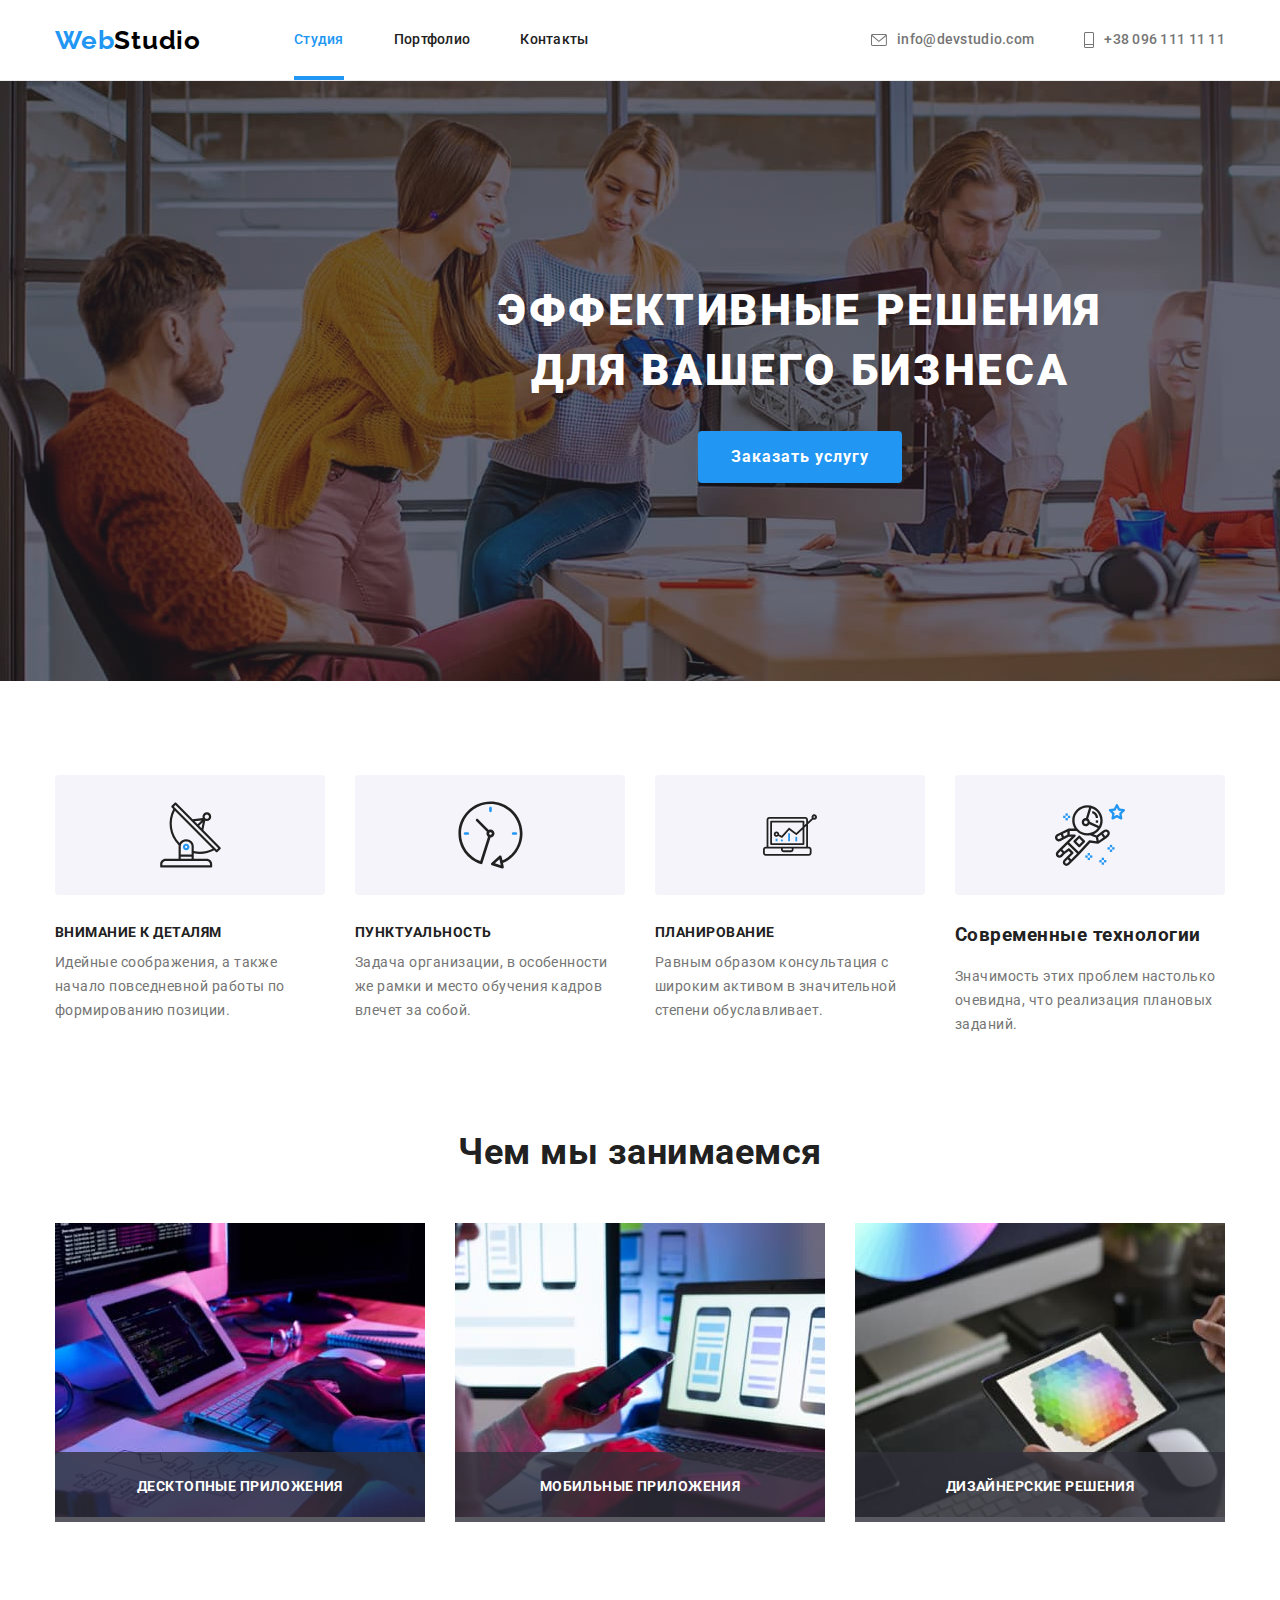
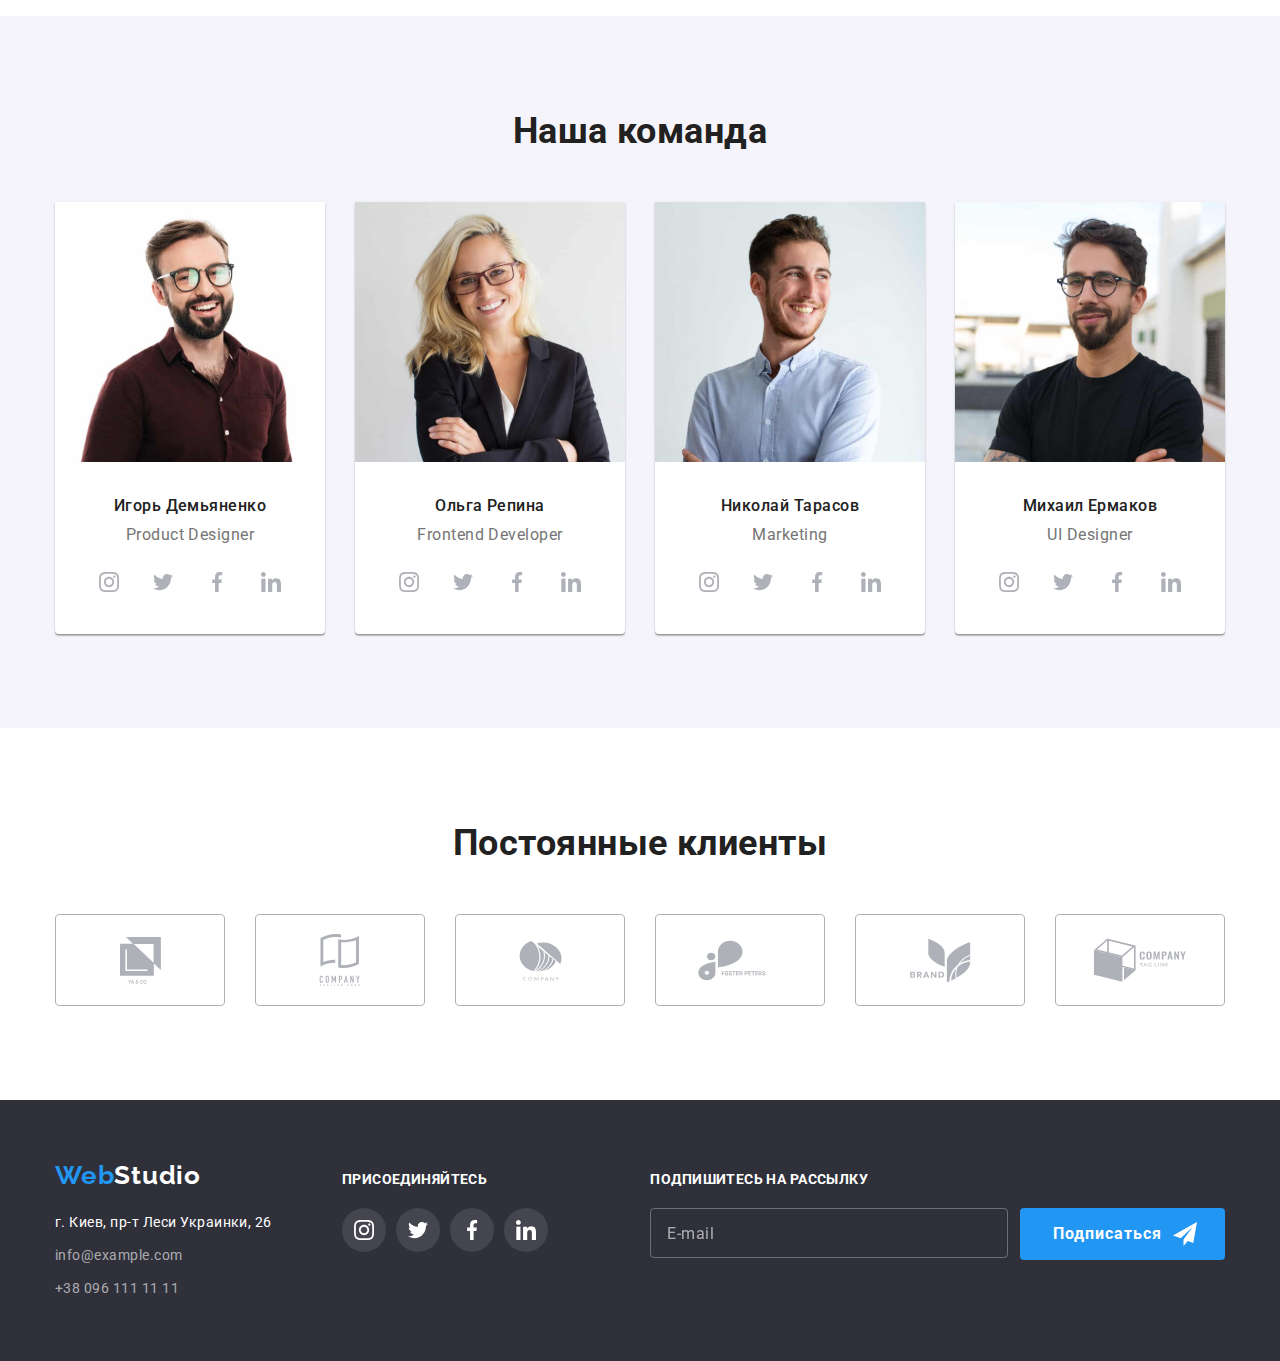
<file: index.html>
<!DOCTYPE html>
<html lang="ru">
  <head>
    <meta charset="UTF-8" />
    <meta http-equiv="X-UA-Compatible" content="IE=edge" />
    <meta name="viewport" content="width=device-width, initial-scale=1.0" />
    <title>Document</title>
    <link
      href="https://fonts.googleapis.com/css2?family=Raleway:wght@700&family=Roboto:wght@400;500;700;900&display=swap"
      rel="stylesheet"
    />
    <link
      rel="stylesheet"
      href="https://cdnjs.cloudflare.com/ajax/libs/modern-normalize/1.1.0/modern-normalize.min.css"
    />
    <link rel="stylesheet" href="./css/main.min.css" />
  </head>
  <body>
    <header class="header">
      <div class="container menu">
        <nav class="nav">
          <a href="./index.html" class="logo list">Web<span class="logo__black">Studio</span></a>
          <ul class="nav-list list">
            <li class="nav-list__list-item">
              <a href="./index.html" class="nav-list__link nav-list__corrent list">Студия</a>
            </li>
            <li class="nav-list__list-item">
              <a href="./portfolio.html" class="nav-list__link list">Портфолио</a>
            </li>
            <li class="nav-list__list-item">
              <a href="" class="nav-list__link list">Контакты</a>
            </li>
          </ul>
        </nav>
        <ul class="nav-list2 list">
          <li class="nav-list2__list-item">
            <a href="emailto:info@devstudio.com" class="nav-list2__link link-letter list">
              <svg class="nav-list2__letter" width="16px" height="12px">
                <use href="./images/symbol-defs.svg#icon-letter"></use>
              </svg>
              info@devstudio.com
            </a>
          </li>
          <li class="nav-list2__list-item icon">
            <a href="tel:+380961111111" class="nav-list2__link link-mobile list">
              <svg class="nav-list2__mobile" width="10px" height="16px">
                <use href="./images/symbol-defs.svg#icon-mobile"></use>
              </svg>
              +38 096 111 11 11
            </a>
          </li>
        </ul>
      </div>
    </header>
    <main>
      <section class="hero">
        <h1 class="hero__title">Эффективные решения для вашего бизнеса</h1>
        <button data-modal-open type="button" class="hero__button btn">Заказать услугу</button>
      </section>
      <section class="benefits section">
        <div class="container">
          <h2 class="section-title benefits__title visually-hidden">Преимущества</h2>
          <ul class="pic-list list">
            <li class="pic-list__checklist">
              <div class="pic-list__link">
                <svg width="65px" height="70px">
                  <use href="./images/symbol-defs.svg#icon-antenna"></use>
                </svg>
              </div>
              <h3 class="section-title benefits__title">Внимание к деталям</h3>
              <p class="pic-list__items">
                Идейные соображения, а также начало повседневной работы по формированию позиции.
              </p>
            </li>
            <li class="pic-list__checklist">
              <div class="pic-list__link">
                <svg width="67px" height="70px">
                  <use href="./images/symbol-defs.svg#icon-clock"></use>
                </svg>
              </div>
              <h3 class="section-title benefits__title">Пунктуальность</h3>
              <p class="pic-list__items">
                Задача организации, в особенности же рамки и место обучения кадров влечет за собой.
              </p>
            </li>
            <li class="pic-list__checklist">
              <div class="pic-list__link">
                <svg width="70px" height="54px">
                  <use href="./images/symbol-defs.svg#icon-diagram"></use>
                </svg>
              </div>
              <h3 class="section-title benefits__title">Планирование</h3>
              <p class="pic-list__items">
                Равным образом консультация с широким активом в значительной степени обуславливает.
              </p>
            </li>
            <li class="pic-list__checklist">
              <div class="pic-list__link">
                <svg width="70px" height="70px">
                  <use href="./images/symbol-defs.svg#icon-astronaut"></use>
                </svg>
              </div>
              <h3 class="section-title">Современные технологии</h3>
              <p class="pic-list__items">
                Значимость этих проблем настолько очевидна, что реализация плановых заданий.
              </p>
            </li>
          </ul>
        </div>
      </section>

      <section class="we-doing section">
        <div class="container">
          <h2 class="section-title">Чем мы занимаемся</h2>
          <ul class="list we-doing-items">
            <li class="we-doing-checklist">
              <img src="./images/img_1.jpg" alt="Создание алгоритма" width="370" height="294" />
              <h3 class="we-doing-title">Десктопные приложения</h3>
            </li>
            <li class="we-doing-checklist">
              <img src="./images/img_2.jpg" alt="Варианты макетов" width="370" height="294" />
              <h3 class="we-doing-title">Мобильные приложения</h3>
            </li>
            <li class="we-doing-checklist">
              <img src="./images/img_3.jpg" alt="Палитра цветов" width="370" height="294" />
              <h3 class="we-doing-title">Дизайнерские решения</h3>
            </li>
          </ul>
        </div>
      </section>

      <section class="section-team section">
        <div class="container">
          <h2 class="section-title">Наша команда</h2>
          <ul class="list section-team-items">
            <li class="section-peopl">
              <img
                src="./images/photo_1.jpg"
                alt="Фото Игоря Демьяненко"
                width="270"
                height="260"
              />
              <div class="section-people-checklist">
                <h3 class="section-title">Игорь Демьяненко</h3>
                <p class="items">Product Designer</p>
                <ul class="team-social list">
                  <li class="team-social-checklist">
                    <a href="" class="team-social-items">
                      <svg width="20px" height="20px">
                        <use
                          href="./images/symbol-defs.svg#icon-instagram"
                          class="link-social"
                        ></use>
                      </svg>
                    </a>
                  </li>
                  <li class="team-social-checklist">
                    <a href="" class="team-social-items">
                      <svg width="20px" height="20px">
                        <use href="./images/symbol-defs.svg#icon-twitter" class="link-social"></use>
                      </svg>
                    </a>
                  </li>
                  <li class="team-social-checklist">
                    <a href="" class="team-social-items">
                      <svg width="20px" height="20px">
                        <use
                          href="./images/symbol-defs.svg#icon-facebook"
                          class="link-social"
                        ></use>
                      </svg>
                    </a>
                  </li>
                  <li class="team-social-checklist">
                    <a href="" class="team-social-items">
                      <svg width="20px" height="20px">
                        <use
                          href="./images/symbol-defs.svg#icon-linkedin"
                          class="link-social"
                        ></use>
                      </svg>
                    </a>
                  </li>
                </ul>
              </div>
            </li>

            <li class="section-peopl">
              <img src="./images/photo_2.jpg" alt="Фото Ольги Репиной" width="270" height="260" />
              <div class="section-people-checklist">
                <h3 class="section-title">Ольга Репина</h3>
                <p class="items">Frontend Developer</p>
                <ul class="team-social list">
                  <li class="team-social-checklist">
                    <a href="" class="team-social-items">
                      <svg width="20px" height="20px">
                        <use
                          href="./images/symbol-defs.svg#icon-instagram"
                          class="link-social"
                        ></use>
                      </svg>
                    </a>
                  </li>
                  <li class="team-social-checklist">
                    <a href="" class="team-social-items">
                      <svg width="20px" height="20px">
                        <use href="./images/symbol-defs.svg#icon-twitter" class="link-social"></use>
                      </svg>
                    </a>
                  </li>
                  <li class="team-social-checklist">
                    <a href="" class="team-social-items">
                      <svg width="20px" height="20px">
                        <use
                          href="./images/symbol-defs.svg#icon-facebook"
                          class="link-social"
                        ></use>
                      </svg>
                    </a>
                  </li>
                  <li class="team-social-checklist">
                    <a href="" class="team-social-items">
                      <svg width="20px" height="20px">
                        <use
                          href="./images/symbol-defs.svg#icon-linkedin"
                          class="link-social"
                        ></use>
                      </svg>
                    </a>
                  </li>
                </ul>
              </div>
            </li>
            <li class="section-peopl">
              <img
                src="./images/photo_3.jpg"
                alt="Фото Николая Тарасова"
                width="270"
                height="260"
              />
              <div class="section-people-checklist">
                <h3 class="section-title">Николай Тарасов</h3>
                <p class="items">Marketing</p>
                <ul class="team-social list">
                  <li class="team-social-checklist">
                    <a href="" class="team-social-items">
                      <svg width="20px" height="20px">
                        <use
                          href="./images/symbol-defs.svg#icon-instagram"
                          class="link-social"
                        ></use>
                      </svg>
                    </a>
                  </li>
                  <li class="team-social-checklist">
                    <a href="" class="team-social-items">
                      <svg width="20px" height="20px">
                        <use href="./images/symbol-defs.svg#icon-twitter" class="link-social"></use>
                      </svg>
                    </a>
                  </li>
                  <li class="team-social-checklist">
                    <a href="" class="team-social-items">
                      <svg width="20px" height="20px">
                        <use
                          href="./images/symbol-defs.svg#icon-facebook"
                          class="link-social"
                        ></use>
                      </svg>
                    </a>
                  </li>
                  <li class="team-social-checklist">
                    <a href="" class="team-social-items">
                      <svg width="20px" height="20px">
                        <use
                          href="./images/symbol-defs.svg#icon-linkedin"
                          class="link-social"
                        ></use>
                      </svg>
                    </a>
                  </li>
                </ul>
              </div>
            </li>
            <li class="section-peopl">
              <img
                src="./images/photo_4.jpg"
                alt="Фото Михаила Ермакова"
                width="270"
                height="260"
              />
              <div class="section-people-checklist">
                <h3 class="section-title">Михаил Ермаков</h3>
                <p class="items">UI Designer</p>
                <ul class="team-social list">
                  <li class="team-social-checklist">
                    <a href="" class="team-social-items">
                      <svg width="20px" height="20px">
                        <use
                          href="./images/symbol-defs.svg#icon-instagram"
                          class="link-social"
                        ></use>
                      </svg>
                    </a>
                  </li>
                  <li class="team-social-checklist">
                    <a href="" class="team-social-items">
                      <svg width="20px" height="20px">
                        <use href="./images/symbol-defs.svg#icon-twitter" class="link-social"></use>
                      </svg>
                    </a>
                  </li>
                  <li class="team-social-checklist">
                    <a href="" class="team-social-items">
                      <svg width="20px" height="20px">
                        <use
                          href="./images/symbol-defs.svg#icon-facebook"
                          class="link-social"
                        ></use>
                      </svg>
                    </a>
                  </li>
                  <li class="team-social-checklist">
                    <a href="" class="team-social-items">
                      <svg width="20px" height="20px">
                        <use
                          href="./images/symbol-defs.svg#icon-linkedin"
                          class="link-social"
                        ></use>
                      </svg>
                    </a>
                  </li>
                </ul>
              </div>
            </li>
          </ul>
        </div>
      </section>
      <section class="section section-clients">
        <div class="container">
          <h2 class="section-title">Постоянные клиенты</h2>
          <ul class="clients-item list">
            <li class="clients-company">
              <a href="" class="clients-link">
                <svg width="41px" height="47px">
                  <use href="./images/symbol-defs.svg#icon-company_1" class="link-company"></use>
                </svg>
              </a>
            </li>
            <li class="clients-company">
              <a href="" class="clients-link">
                <svg width="42px" height="52px">
                  <use href="./images/symbol-defs.svg#icon-company_2" class="link-company"></use>
                </svg>
              </a>
            </li>
            <li class="clients-company">
              <a href="" class="clients-link">
                <svg width="43px" height="41px">
                  <use href="./images/symbol-defs.svg#icon-company_3" class="link-company"></use>
                </svg>
              </a>
            </li>
            <li class="clients-company">
              <a href="" class="clients-link">
                <svg width="84px" height="41px">
                  <use href="./images/symbol-defs.svg#icon-company_4" class="link-company"></use>
                </svg>
              </a>
            </li>
            <li class="clients-company">
              <a href="" class="clients-link">
                <svg width="63px" height="45px">
                  <use href="./images/symbol-defs.svg#icon-company_5" class="link-company"></use>
                </svg>
              </a>
            </li>
            <li class="clients-company">
              <a href="" class="clients-link">
                <svg width="94px" height="44px">
                  <use href="./images/symbol-defs.svg#icon-company_6" class="link-company"></use>
                </svg>
              </a>
            </li>
          </ul>
        </div>
      </section>
    </main>
    <footer class="footer">
      <div class="container footer-div">
        <div class="footer-left">
          <a href="./index.html" class="logo list">Web<span class="logo-white">Studio</span></a>
          <address class="address-item">
            <ul class="list footer-items">
              <li class="footer-item list">
                <a
                  href="https://bit.ly/3pXMvUd"
                  target="_blank"
                  rel="noopener noreferrer"
                  class="footer-map list"
                  >г. Киев, пр-т Леси Украинки, 26</a
                >
              </li>
              <li class="footer-item">
                <a class="footer-link list" href="mailto:info@devstudio.com">info@example.com</a>
              </li>
              <li class="footer-item">
                <a class="footer-link list" href="tel:+380961111111">+38 096 111 11 11</a>
              </li>
            </ul>
          </address>
        </div>
        <div class="social">
          <h2 class="title list">Присоединяйтесь</h2>
          <ul class="footer-social-item list">
            <li class="footer-social-checklist">
              <a href="" class="footer-social-items">
                <svg width="20px" height="20px">
                  <use
                    href="./images/symbol-defs.svg#icon-instagram"
                    class="footer-link-social"
                  ></use>
                </svg>
              </a>
            </li>
            <li class="footer-social-checklist">
              <a href="" class="footer-social-items">
                <svg width="20px" height="20px">
                  <use
                    href="./images/symbol-defs.svg#icon-twitter"
                    class="footer-link-social"
                  ></use>
                </svg>
              </a>
            </li>
            <li class="footer-social-checklist">
              <a href="" class="footer-social-items">
                <svg width="20px" height="20px">
                  <use
                    href="./images/symbol-defs.svg#icon-facebook"
                    class="footer-link-social"
                  ></use>
                </svg>
              </a>
            </li>
            <li class="footer-social-checklist">
              <a href="" class="footer-social-items">
                <svg width="20px" height="20px">
                  <use
                    href="./images/symbol-defs.svg#icon-linkedin"
                    class="footer-link-social"
                  ></use>
                </svg>
              </a>
            </li>
          </ul>
        </div>
        <div class="subscribe">
          <label for="subscribe" class="subscribe-text">Подпишитесь на рассылку</label>
          <div class="send-wrap">
            <input
              name="subscribe"
              class="send-input"
              id="subscribe"
              type="email"
              required
              placeholder="E-mail"
            />
            <div class="send-btn">
              <button class="btn send-button" type="submit">Подписаться</button>
              <svg class="send-svg" width="24px" height="24px">
                <use class="send-link" href="./images/symbol-defs.svg#icon-iconsend"></use>
              </svg>
            </div>
          </div>
        </div>
      </div>
    </footer>
    <div class="backdrop is-hidden" data-modal>
      <div class="modal">
        <!-- <p></p> -->
        <button class="close" data-modal-close>
          <svg class="modal-svg" width="18px" height="18px">
            <use href="./images/symbol-defs.svg#icon-close-black" class="modal-icon"></use>
          </svg>
        </button>
        <form action="#" class="modul-form">
          <p class="modul-title">Оставьте свои данные, мы вам перезвоним</p>
          <div class="modul-field">
            <label for="user_name" class="modul-lebel">Имя</label>
            <div class="modul-wrap">
              <input class="modul-input" name="user_name" type="text" required id="user_name" />
              <svg class="input-ikon" width="18px" height="18px">
                <use href="./images/symbol-defs.svg#icon-person-black"></use>
              </svg>
            </div>
          </div>
          <div class="modul-field">
            <label for="user_tel" class="modul-lebel">Телефон</label>
            <div class="modul-wrap">
              <input class="modul-input" name="user_tel" type="tel" required id="user_tel" />
              <svg class="input-ikon" width="18px" height="18px">
                <use href="./images/symbol-defs.svg#icon-phone-black"></use>
              </svg>
            </div>
          </div>
          <div class="modul-field">
            <label for="user_email" class="modul-lebel">Почта</label>
            <div class="modul-wrap">
              <input class="modul-input" name="user_email" type="email" required id="user_email" />
              <svg class="input-ikon" width="18px" height="18px">
                <use href="./images/symbol-defs.svg#icon-email-black"></use>
              </svg>
            </div>
          </div>
          <div class="modul-field">
            <label for="user-text" class="modul-lebel">Коментарий</label>
            <textarea
              id="user-text"
              name="user-text"
              class="modul-text"
              placeholder="Введите текст"
            ></textarea>
          </div>
          <div class="modul-check">
            <input
              type="checkbox"
              class="input-check visually-hidden"
              name="privacy"
              value="true"
              id="privacy"
            />
            <label for="privacy" class="check-text">
              <span>
                <svg class="check-icon" width="11" height="8">
                  <use href="./images/symbol-defs.svg#icon-plus"></use>
                </svg>
              </span>
              <div class="privacy-text">
                Соглашаюсь с рассылкой и принимаю
                <a href="" class="privacy-link">Условия договора</a>
              </div>
            </label>
          </div>
          <div class="modul-btn">
            <button class="btn" type="submit">Отправить</button>
          </div>
        </form>
      </div>
    </div>

    <script src="./js/modal.js"></script>
  </body>
</html>
</file>
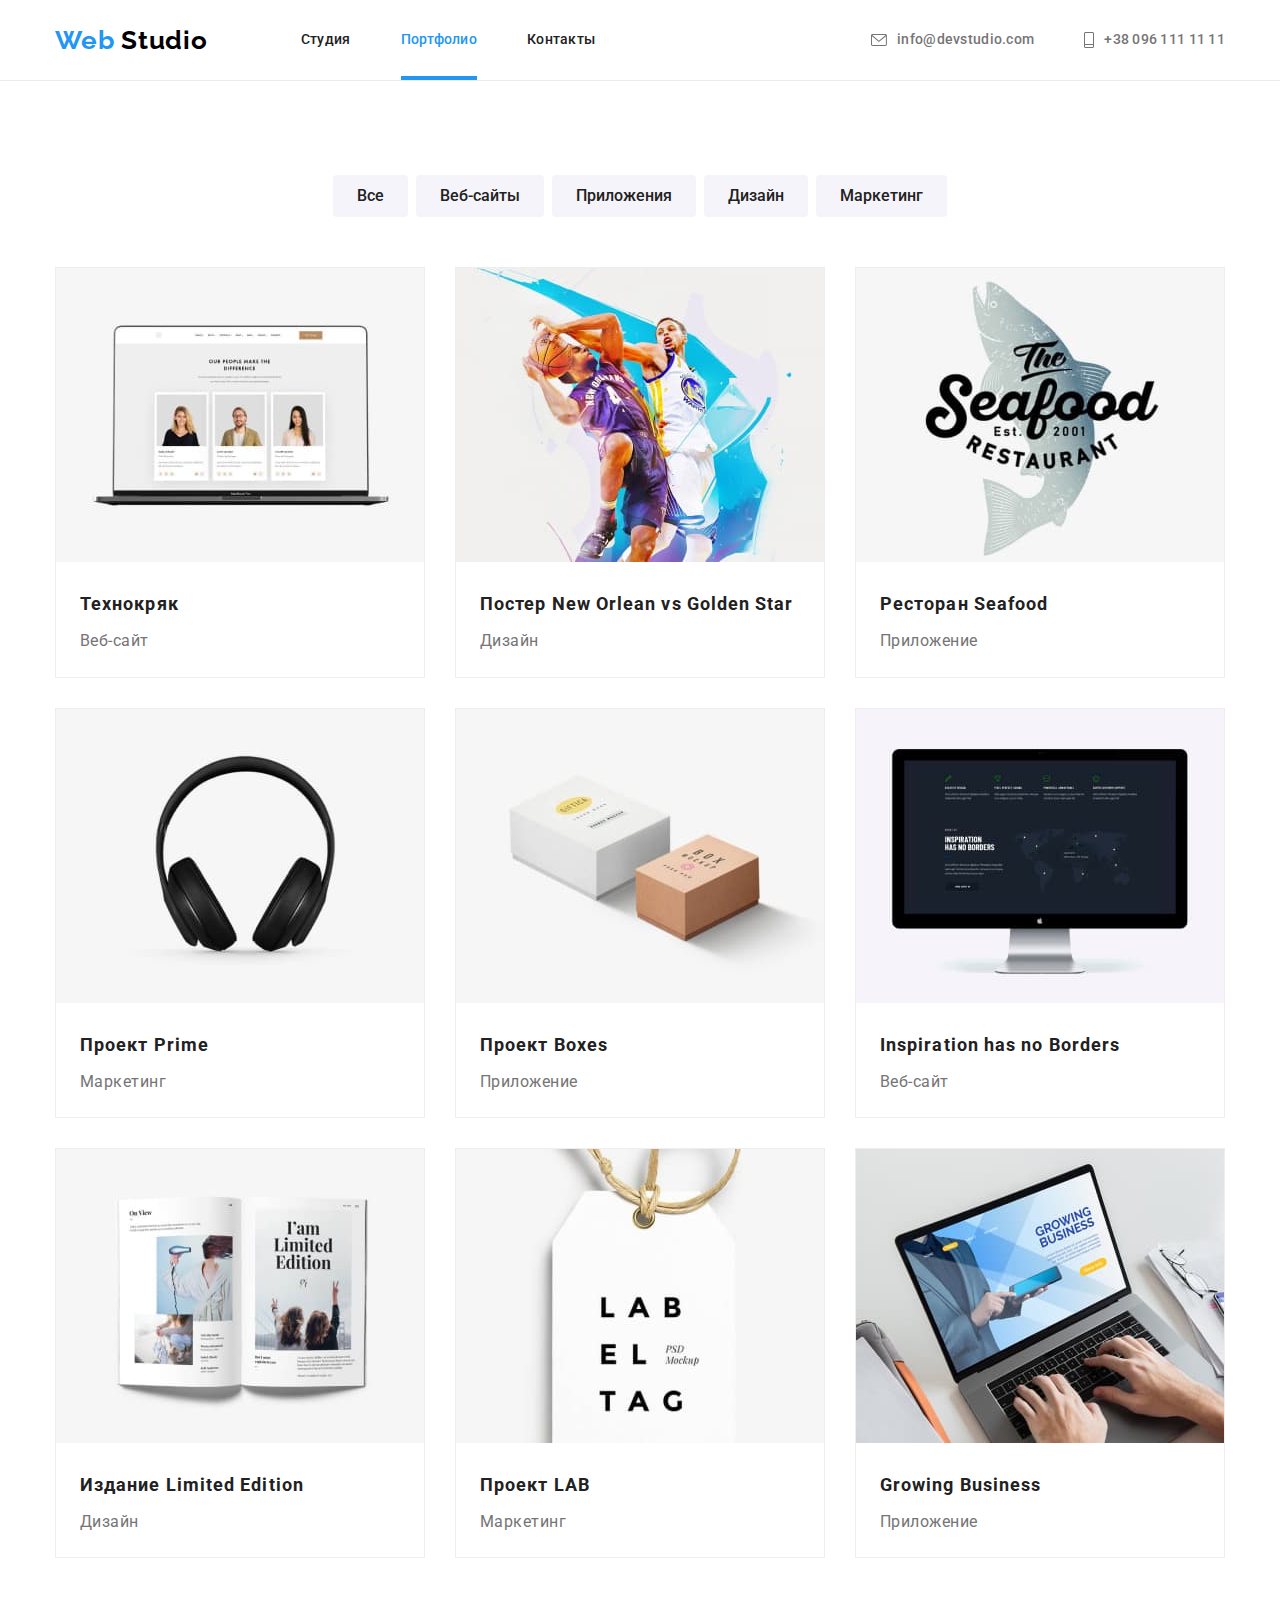
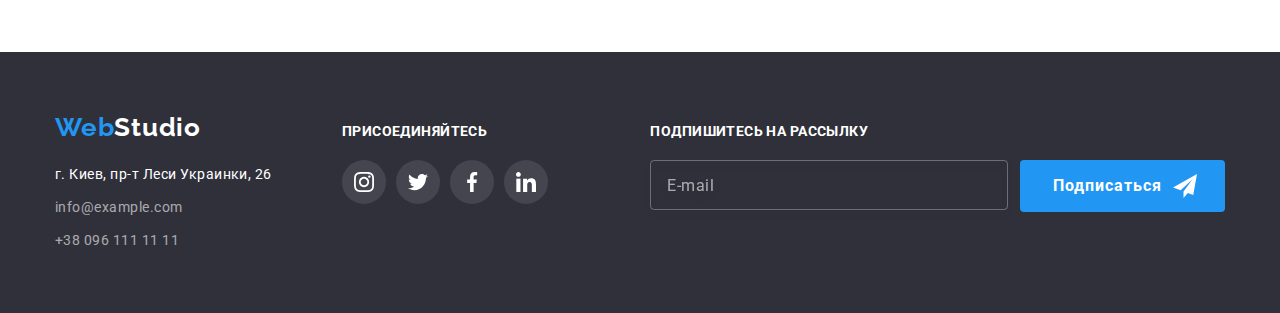
<file: portfolio.html>
<!DOCTYPE html>
<html lang="ru">
  <head>
    <meta charset="UTF-8" />
    <meta http-equiv="X-UA-Compatible" content="IE=edge" />
    <meta name="viewport" content="width=device-width, initial-scale=1.0" />
    <title>Document</title>
    <link
      href="https://fonts.googleapis.com/css2?family=Raleway:wght@700&family=Roboto:wght@400;500;700;900&display=swap"
      rel="stylesheet"
    />
    <link
      rel="stylesheet"
      href="https://cdnjs.cloudflare.com/ajax/libs/modern-normalize/1.1.0/modern-normalize.min.css"
    />
    <link rel="stylesheet" href="./css/main.min.css" />
  </head>
  <body>
    <header class="header">
      <div class="container menu">
        <nav class="nav">
          <a href="./index.html" class="logo list">Web <span class="logo__black">Studio</span></a>
          <ul class="nav-list list">
            <li class="nav-list__list-item">
              <a href="./index.html" class="nav-list__link list">Студия</a>
            </li>
            <li class="nav-list__list-item">
              <a href="./portfolio.html" class="nav-list__link nav-list__corrent list">Портфолио</a>
            </li>
            <li class="nav-list__list-item">
              <a href="" class="nav-list__link list">Контакты</a>
            </li>
          </ul>
        </nav>
        <ul class="nav-list2 list">
          <li class="nav-list2__list-item">
            <a href="emailto:info@devstudio.com" class="nav-list2__link link-letter list">
              <svg class="nav-list2__letter" width="16px" height="12px">
                <use href="./images/symbol-defs.svg#icon-letter"></use>
              </svg>
              info@devstudio.com
            </a>
          </li>
          <li class="nav-list2__list-item icon">
            <a href="tel:+380961111111" class="nav-list2__link link-mobile list">
              <svg class="nav-list2__mobile" width="10px" height="16px">
                <use href="./images/symbol-defs.svg#icon-mobile"></use>
              </svg>
              +38 096 111 11 11
            </a>
          </li>
        </ul>
      </div>
    </header>
    <main>
      <section class="section-works section">
        <div class="container">
          <h1 class="section-title visually-hidden">Наши работы</h1>
          <ul class="list section-works-button">
            <li class="section-works-item">
              <button type="button" class="primary-button">Все</button>
            </li>
            <li class="section-works-item">
              <button type="button" class="primary-button">Веб-сайты</button>
            </li>
            <li class="section-works-item">
              <button type="button" class="primary-button">Приложения</button>
            </li>
            <li class="section-works-item">
              <button type="button" class="primary-button">Дизайн</button>
            </li>
            <li class="section-works-item">
              <button type="button" class="primary-button">Маркетинг</button>
            </li>
          </ul>
          <ul class="list section-works-items">
            <li class="section-works-checklist">
              <a href="" class="list">
                <div class="blue">
                  <img
                    src="./images/project_1.jpg"
                    alt="страница сайта на наутбуке"
                    width="370"
                    height="294"
                  />
                  <p class="blue-text">
                    Ресурс предлагает комплексные предложения с разным уровнем функционала и
                    сервисов. Все это позволит посетителю получить исчерпывающие сведения о компании
                    или частном лице.
                  </p>
                </div>
                <div class="clients">
                  <h2 class="section-title">Технокряк</h2>
                  <p class="text">Веб-сайт</p>
                </div>
              </a>
            </li>
            <li class="section-works-checklist">
              <a href="" class="list">
                <div class="blue">
                  <img
                    src="./images/project_2.jpg"
                    alt="2 баскетболиста боряться за мяч"
                    width="370"
                    height="294"
                  />
                  <p class="blue-text">
                    Ресурс предлагает комплексные предложения с разным уровнем функционала и
                    сервисов. Все это позволит посетителю получить исчерпывающие сведения о компании
                    или частном лице.
                  </p>
                </div>
                <div class="clients">
                  <h2 class="section-title">Постер New Orlean vs Golden Star</h2>
                  <p class="text">Дизайн</p>
                </div>
              </a>
            </li>
            <li class="section-works-checklist">
              <a href="" class="list">
                <div class="blue">
                  <img
                    src="./images/project_3.jpg"
                    alt="название ресторана на фоне рыбы"
                    width="370"
                    height="294"
                  />
                  <p class="blue-text">
                    Ресурс предлагает комплексные предложения с разным уровнем функционала и
                    сервисов. Все это позволит посетителю получить исчерпывающие сведения о компании
                    или частном лице.
                  </p>
                </div>
                <div class="clients">
                  <h2 class="section-title">Ресторан Seafood</h2>
                  <p class="text">Приложение</p>
                </div>
              </a>
            </li>
            <li class="section-works-checklist">
              <a href="" class="list">
                <div class="blue">
                  <img src="./images/project_4.jpg" alt="наушники" width="370" height="294" />
                  <p class="blue-text">
                    Ресурс предлагает комплексные предложения с разным уровнем функционала и
                    сервисов. Все это позволит посетителю получить исчерпывающие сведения о компании
                    или частном лице.
                  </p>
                </div>
                <div class="clients">
                  <h2 class="section-title">Проект Prime</h2>
                  <p class="text">Маркетинг</p>
                </div>
              </a>
            </li>
            <li class="section-works-checklist">
              <a href="" class="list">
                <div class="blue">
                  <img
                    src="./images/project_5.jpg"
                    alt="белая и серая коробки"
                    width="370"
                    height="294"
                  />
                  <p class="blue-text">
                    Ресурс предлагает комплексные предложения с разным уровнем функционала и
                    сервисов. Все это позволит посетителю получить исчерпывающие сведения о компании
                    или частном лице.
                  </p>
                </div>
                <div class="clients">
                  <h2 class="section-title">Проект Boxes</h2>
                  <p class="text">Приложение</p>
                </div>
              </a>
            </li>
            <li class="section-works-checklist">
              <a href="" class="list">
                <div class="blue">
                  <img
                    src="./images/project_6.jpg"
                    alt="страница сайта на мониторе"
                    width="370"
                    height="294"
                  />
                  <p class="blue-text">
                    Ресурс предлагает комплексные предложения с разным уровнем функционала и
                    сервисов. Все это позволит посетителю получить исчерпывающие сведения о компании
                    или частном лице.
                  </p>
                </div>
                <div class="clients">
                  <h2 class="section-title">Inspiration has no Borders</h2>
                  <p class="text">Веб-сайт</p>
                </div>
              </a>
            </li>
            <li class="section-works-checklist">
              <a href="" class="list">
                <div class="blue">
                  <img
                    src="./images/project_7.jpg"
                    alt="разворот журнала"
                    width="370"
                    height="294"
                  />
                  <p class="blue-text">
                    Ресурс предлагает комплексные предложения с разным уровнем функционала и
                    сервисов. Все это позволит посетителю получить исчерпывающие сведения о компании
                    или частном лице.
                  </p>
                </div>
                <div class="clients">
                  <h2 class="section-title">Издание Limited Edition</h2>
                  <p class="text">Дизайн</p>
                </div>
              </a>
            </li>
            <li class="section-works-checklist">
              <a href="" class="list">
                <div class="blue">
                  <img src="./images/project_8.jpg" alt="этикетка" width="370" height="294" />
                  <p class="blue-text">
                    Ресурс предлагает комплексные предложения с разным уровнем функционала и
                    сервисов. Все это позволит посетителю получить исчерпывающие сведения о компании
                    или частном лице.
                  </p>
                </div>
                <div class="clients">
                  <h2 class="section-title">Проект LAB</h2>
                  <p class="text">Маркетинг</p>
                </div>
              </a>
            </li>
            <li class="section-works-checklist">
              <a href="" class="list">
                <div class="blue">
                  <img
                    src="./images/project_9.jpg"
                    alt="работа за ноутбуком"
                    width="370"
                    height="294"
                  />
                  <p class="blue-text">
                    Ресурс предлагает комплексные предложения с разным уровнем функционала и
                    сервисов. Все это позволит посетителю получить исчерпывающие сведения о компании
                    или частном лице.
                  </p>
                </div>
                <div class="clients">
                  <h2 class="section-title">Growing Business</h2>
                  <p class="text">Приложение</p>
                </div>
              </a>
            </li>
          </ul>
        </div>
      </section>
    </main>

    <footer class="footer">
      <div class="container footer-div">
        <div class="footer-left">
          <a href="./index.html" class="logo list">Web<span class="logo-white">Studio</span></a>
          <address class="address-item">
            <ul class="list footer-items">
              <li class="footer-item list">
                <a
                  href="https://bit.ly/3pXMvUd"
                  target="_blank"
                  rel="noopener noreferrer"
                  class="footer-map list"
                  >г. Киев, пр-т Леси Украинки, 26</a
                >
              </li>
              <li class="footer-item">
                <a class="footer-link list" href="mailto:info@devstudio.com">info@example.com</a>
              </li>
              <li class="footer-item">
                <a class="footer-link list" href="tel:+380961111111">+38 096 111 11 11</a>
              </li>
            </ul>
          </address>
        </div>
        <div class="social">
          <h2 class="title list">Присоединяйтесь</h2>
          <ul class="footer-social-item list">
            <li class="footer-social-checklist">
              <a href="" class="footer-social-items">
                <svg width="20px" height="20px">
                  <use
                    href="./images/symbol-defs.svg#icon-instagram"
                    class="footer-link-social"
                  ></use>
                </svg>
              </a>
            </li>
            <li class="footer-social-checklist">
              <a href="" class="footer-social-items">
                <svg width="20px" height="20px">
                  <use
                    href="./images/symbol-defs.svg#icon-twitter"
                    class="footer-link-social"
                  ></use>
                </svg>
              </a>
            </li>
            <li class="footer-social-checklist">
              <a href="" class="footer-social-items">
                <svg width="20px" height="20px">
                  <use
                    href="./images/symbol-defs.svg#icon-facebook"
                    class="footer-link-social"
                  ></use>
                </svg>
              </a>
            </li>
            <li class="footer-social-checklist">
              <a href="" class="footer-social-items">
                <svg width="20px" height="20px">
                  <use
                    href="./images/symbol-defs.svg#icon-linkedin"
                    class="footer-link-social"
                  ></use>
                </svg>
              </a>
            </li>
          </ul>
        </div>
        <div class="subscribe">
          <label for="subscribe" class="subscribe-text">Подпишитесь на рассылку</label>
          <div class="send-wrap">
            <input
              name="subscribe"
              class="send-input"
              id="subscribe"
              type="email"
              required
              placeholder="E-mail"
            />
            <div class="send-btn">
              <button class="btn send-button" type="submit">Подписаться</button>
              <svg class="send-svg" width="24px" height="24px">
                <use class="send-link" href="./images/symbol-defs.svg#icon-iconsend"></use>
              </svg>
            </div>
          </div>
        </div>
      </div>
    </footer>
  </body>
</html>
</file>
<file: css/main.min.css>
:root{--primary-text-color: #757575;--secondary-text-color: #FFFFFF;--title-text-color: #212121;--accent-text-color: #2196F3;--primary-background-color: #FFFFFF;--secondary-background-color: #F5F4FA;--footer-hero-background-color: #2F303A;--header-logo-text: #000000;--hero-button-background-color: #188CE8;--footer-address-text: rgba(255, 255, 255, 0.6);--primary-icon-color: #AFB1B8;--fon-color: rgba(47, 48, 58, 0.8);--bgc-hover-portfolio: rgba(33, 150, 243, 0.9);--primary-font: Roboto, sans-serif;--secondary-font: Raleway, sans-serif}body{color:var(--primary-text-color);background-color:var(--primary-background-color);font-family:var(--primary-font);letter-spacing:.03em}.container{width:1200px;padding:0 15px;margin-left:auto;margin-Right:auto}.section{padding-top:94px;padding-bottom:94px}.section .text{color:var(--primary-text-color)}.section-title{color:var(--title-text-color);margin-top:0}.list{list-style:none;text-decoration:none;padding:0;margin:0}.visually-hidden{position:absolute;width:1px;height:1px;margin:-1px;border:0;padding:0;white-space:nowrap;clip-path:inset(100%);clip:rect(0 0 0 0);overflow:hidden}.btn{color:var(--secondary-text-color);background-color:var(--accent-text-color);cursor:pointer;font-family:inherit;font-weight:700;font-size:16px;line-height:1.88;display:flex;align-items:center;letter-spacing:.06em;border-radius:4px;padding:10px 32px;display:inline-block;min-width:200px;border:1px solid rgba(0,0,0,0);transition-property:background-color;transition-duration:250ms;transition-timing-function:cubic-bezier(0.4, 0, 0.2, 1)}.btn:hover,.btn:focus{background-color:var(--hero-button-background-color)}.primary-button{color:var(--title-text-color);background-color:var(--secondary-background-color);cursor:pointer;font-family:inherit;font-weight:500;font-size:16px;line-height:1.63;text-align:center;padding:6px 22px;border-radius:4px;border-color:rgba(0,0,0,0);box-shadow:none;transition-property:color,background-color,box-shadow;transition-duration:250ms;transition-timing-function:cubic-bezier(0.4, 0, 0.2, 1)}.primary-button:hover,.primary-button:focus{color:var(--secondary-text-color);background-color:var(--accent-text-color);box-shadow:0px 3px 1px rgba(0,0,0,.1),0px 1px 2px rgba(0,0,0,.08),0px 2px 2px rgba(0,0,0,.12)}.header{border-bottom:1px solid #ececec}.menu{display:flex;align-items:center}.logo{color:var(--accent-text-color);font-family:var(--secondary-font);font-weight:700;font-size:26px;line-height:1.19;letter-spacing:.03em}span.logo__black{color:var(--header-logo-text)}.top-nav{display:flex;align-items:center}.nav{display:flex;align-items:center}.nav-list{margin-left:93px;display:flex}.nav-list__link{color:var(--title-text-color);padding-top:32px;padding-bottom:32px;display:block;transition-property:color;transition-duration:250ms;transition-timing-function:cubic-bezier(0.4, 0, 0.2, 1)}.nav-list__link:hover,.nav-list__link:focus{color:var(--accent-text-color)}.nav-list__link,.nav-list2__link{font-weight:500;font-size:14px;line-height:1.14;letter-spacing:.02em}.nav-list__list-item+.nav-list__list-item{margin-left:50px}.nav-list__list-item{display:flex;justify-content:center;align-items:center}.nav-list2{display:flex;margin-left:auto}.nav-list2__list-item+.nav-list2__list-item{margin-left:50px}.nav-list2__list-item{display:flex;justify-content:center;align-items:center}.nav-list2__letter{display:inline-block;width:16px;height:12px;margin-right:10px;fill:var(--primary-text-color);transition-property:fill;transition-duration:250ms;transition-timing-function:cubic-bezier(0.4, 0, 0.2, 1)}.nav-list2__mobile{display:inline-block;width:10px;height:16px;margin-right:10px;fill:var(--primary-text-color);transition-property:fill;transition-duration:250ms;transition-timing-function:cubic-bezier(0.4, 0, 0.2, 1)}.nav-list2__link{color:var(--primary-text-color);display:flex;align-items:center;transition-property:color;transition-duration:250ms;transition-timing-function:cubic-bezier(0.4, 0, 0.2, 1)}.nav-list2__link:hover,.nav-list2__link:focus{color:var(--accent-text-color)}.nav-list2__link:hover .nav-list2__letter,.nav-list2__link:focus .nav-list2__letter{fill:var(--accent-text-color)}.nav-list2__link:hover .nav-list2__mobile,.nav-list2__link:focus .nav-list2__mobile{fill:var(--accent-text-color)}.nav-list__corrent{position:relative;color:var(--accent-text-color)}.nav-list__corrent::after{content:"";position:absolute;width:100%;height:4px;left:0;bottom:0;background-color:var(--accent-text-color)}.hero{background-color:var(--footer-hero-background-color);text-align:center;letter-spacing:.06em;padding-top:200px;padding-bottom:200px;height:600px;width:1600px;margin-left:auto;margin-right:auto;background-image:linear-gradient(to right, rgba(47, 48, 58, 0.4), rgba(47, 48, 58, 0.4)),url(../images/hero.jpg);background-repeat:no-repeat;background-size:cover}.hero__title{color:var(--secondary-text-color);font-weight:900;font-size:44px;line-height:1.36;text-transform:uppercase;text-align:center;letter-spacing:.06em;max-width:696px;margin:0 auto 30px}.benefits{padding-bottom:0}.pic-list{display:flex}.pic-list__checklist{width:270px;flex-direction:column;display:flex}.pic-list__link{height:120px;display:flex;justify-content:center;align-items:center;background-color:var(--secondary-background-color);border-radius:4px;margin-bottom:30px}.pic-list__checklist+.pic-list__checklist{margin-left:30px}.pic-list__items{font-size:14px;line-height:1.71;margin:0}.benefits__title{margin-bottom:10px;font-size:14px;line-height:1.14;text-transform:uppercase}.we-doing .section-title{font-size:36px;line-height:1.17;text-align:center;margin-top:0;margin-bottom:50px}.we-doing-items{display:flex}.we-doing-checklist+.we-doing-checklist{margin-left:30px}.we-doing-checklist{position:relative}.we-doing-title{position:absolute;bottom:0;left:0;width:100%;height:70px;margin:0 0;padding-top:27px;padding-bottom:27px;font-style:normal;font-size:14px;line-height:1.14;text-align:center;letter-spacing:.03em;text-transform:uppercase;color:var(--secondary-text-color);background-color:var(--fon-color)}.section-team{background-color:var(--secondary-background-color)}.section-team .section{padding-bottom:0}.section-team .section-title{font-weight:700;font-size:36px;line-height:1.17;text-align:center;margin-bottom:50px}.section-team .items{font-size:16px;line-height:1.19;text-align:center;margin-top:0;margin-bottom:16px}.section-team-items{display:flex}.team-social{display:flex;justify-content:center;align-items:center;gap:10px}.team-social-checklist{display:flex;width:44px;height:44px}.team-social-items{width:100%;height:100%;display:flex;justify-content:center;align-items:center;border-radius:50%;fill:var(--primary-icon-color);transition-property:background-color;transition-duration:250ms;transition-timing-function:cubic-bezier(0.4, 0, 0.2, 1)}.team-social-items:hover .link-social,.team-social-items:focus{fill:var(--secondary-text-color)}.team-social-items:hover,.team-social-items:focus{background-color:var(--accent-text-color)}.team-social-items .link-social{transition-property:fill;transition-duration:250ms;transition-timing-function:cubic-bezier(0.4, 0, 0.2, 1)}.section-peopl{background-color:var(--primary-background-color);width:270px;box-shadow:0px 1px 3px rgba(0,0,0,.12),0px 1px 1px rgba(0,0,0,.14),0px 2px 1px rgba(0,0,0,.2);border-radius:0px 0px 4px 4px}.section-peopl+.section-peopl{margin-left:30px}.section-people-checklist{padding-top:30px;padding-bottom:30px}.section-peopl .section-title{font-weight:500;font-size:16px;line-height:1.19;text-align:center;margin-bottom:10px}.section-clients .section-title{font-weight:700;font-size:36px;line-height:1.17;text-align:center;margin-bottom:50px}.clients-item{display:flex;gap:30px}.clients-company{display:flex;width:170px;height:92px}.clients-link{fill:var(--primary-icon-color);width:100%;height:100%;justify-content:center;align-items:center;display:flex;border:1px solid #afb1b8;border-radius:4px;transition-property:border;transition-duration:250ms;transition-timing-function:cubic-bezier(0.4, 0, 0.2, 1)}.clients-link:hover .link-company{fill:var(--accent-text-color)}.clients-link:hover,.clients-link:focus{border:1px solid #2196f3}.clients-link .link-company{transition-property:fill;transition-duration:250ms;transition-timing-function:cubic-bezier(0.4, 0, 0.2, 1)}.section-works .section-title{font-size:18px;line-height:2;letter-spacing:.06em;margin-bottom:4px}.section-works-checklist .text{color:var(--primary-text-color);font-size:16px;line-height:1.88;margin-top:0;margin-bottom:0}.section-works .clients{padding:20px 24px}.section-works-button{display:flex;justify-content:center;margin-bottom:50px}.section-works-item+.section-works-item{margin-left:8px}.section-works-items{display:flex;flex-wrap:wrap}.section-works-checklist{width:370px;margin-right:30px;margin-bottom:30px;border:1px solid #eee;position:relative;box-shadow:none;transition-property:box-shadow;transition-duration:250ms;transition-timing-function:cubic-bezier(0.4, 0, 0.2, 1)}.section-works-checklist:hover{box-shadow:0px 1px 1px rgba(0,0,0,.12),0px 4px 4px rgba(0,0,0,.06),1px 4px 6px rgba(0,0,0,.16)}.section-works-checklist:hover .blue-text,.section-works-checklist:focus .blue-text{transform:translateY(0%);border:1px solid #eee}.section-works-checklist:nth-child(3n){margin-right:0}.section-works-checklist:nth-last-child(-n+3){margin-bottom:0}.blue{position:relative;overflow:hidden}.blue-text{position:absolute;top:0;left:0;height:100%;width:100%;margin:0;padding:63px 24px;transform:translateY(100%);transition-property:transform,border;transition:transform 250ms cubic-bezier(0.4, 0, 0.2, 1);background-color:var(--bgc-hover-portfolio);color:var(--secondary-text-color);font-size:18px;line-height:1.56;letter-spacing:.03em}.footer{background-color:var(--footer-hero-background-color);color:var(--primary-background-color);padding-top:60px;padding-bottom:60px}.footer-div{display:flex}span.logo-white{color:var(--primary-background-color)}.footer>.logo{margin-bottom:20px}.footer-map{color:var(--primary-background-color);font-size:14px;line-height:1.71;font-style:normal;margin-bottom:9px;transition-property:color;transition-duration:250ms;transition-timing-function:cubic-bezier(0.4, 0, 0.2, 1)}.footer-map:hover,.footer-map:focus{color:var(--accent-text-color)}.footer-left{margin-right:70px}.social{padding-top:12px;width:206px}.footer-social-item{display:flex;justify-content:center;align-items:center;justify-content:space-between}.footer-social-checklist{width:44px;height:44px}.footer-social-items{width:100%;height:100%;display:flex;justify-content:center;align-items:center;background-color:rgba(255,255,255,.1);fill:var(--secondary-text-color);border-radius:50%;transition-property:background-color;transition-duration:250ms;transition-timing-function:cubic-bezier(0.4, 0, 0.2, 1)}.footer-social-items:hover,.footer-social-items:focus{background-color:var(--accent-text-color)}.social .title{font-size:14px;line-height:1.14;letter-spacing:.03em;text-transform:uppercase;margin-bottom:20px}.footer-link{color:var(--footer-address-text);font-size:14px;line-height:1.71;font-style:normal;transition-property:color;transition-duration:250ms;transition-timing-function:cubic-bezier(0.4, 0, 0.2, 1)}.footer-link:hover,.footer-link:focus{color:var(--accent-text-color)}.footer-item:not(:last-child){margin-bottom:9px}.footer-items{margin-top:20px}.subscribe{padding-top:12px;margin-left:auto}.subscribe-text{display:block;font-weight:700;font-size:14px;line-height:1.14;letter-spacing:.03em;text-transform:uppercase;margin-bottom:20px}.send-link{fill:var(--primary-background-color)}.send-wrap{display:flex}.send-input{width:358px;height:50px;border:1px solid rgba(255,255,255,.3);filter:drop-shadow(0px 4px 4px rgba(0, 0, 0, 0.15));border-radius:4px;background-color:rgba(0,0,0,0);color:var(--secondary-text-color);margin-right:12px;padding-left:16px;padding-top:15px;padding-bottom:15px;outline:none;transition-property:border-color;transition-duration:250ms;transition-timing-function:cubic-bezier(0.4, 0, 0.2, 1)}.send-input:focus,.send-input:hover{border-color:var(--accent-text-color)}.send-input::placeholder{font-family:var(--primary-font);font-style:normal;font-weight:400;font-size:16px;line-height:1.25;letter-spacing:.03em;color:rgba(255,255,255,.6)}.send-btn{position:relative}.send-button{padding-right:62px}.send-svg{position:absolute;right:28px;top:50%;transform:translateY(-50%)}.backdrop{position:fixed;top:0;left:0;width:100%;height:100%;background:rgba(0,0,0,.2);transition:opacity 250ms linear,visibility 250ms linear}.backdrop.is-hidden{opacity:0;pointer-events:none;visibility:hidden}.modal{position:absolute;top:50%;left:50%;transform:translate(-50%, -50%);width:528px;min-height:581px;background:var(--primary-background-color);box-shadow:0px 1px 3px rgba(0,0,0,.12),0px 1px 1px rgba(0,0,0,.14),0px 2px 1px rgba(0,0,0,.2);border-radius:4px}.close{position:absolute;width:30px;height:30px;color:var(--header-logo-text);background-color:var(--primary-background-color);border:1px solid rgba(0,0,0,.1);border-radius:50%;right:8px;top:8px;display:flex;justify-content:center;align-items:center}.modul-svg{fill:var(--header-logo-text)}.modul-form{padding:40px}.modul-field{margin-bottom:10px}.modul-lebel{font-family:var(--primary-font);font-style:normal;font-weight:400;font-size:12px;line-height:1.17;letter-spacing:.01em;color:var(--primary-text-color);margin-bottom:4px;display:block}.modul-wrap{position:relative}.input-ikon{position:absolute;fill:var(--title-text-color);left:12px;transform:translateY(-50%);top:50%;transition-property:fill;transition-duration:250ms;transition-timing-function:cubic-bezier(0.4, 0, 0.2, 1)}.modul-input{width:100%;height:40px;border:1px solid rgba(33,33,33,.2);border-radius:4px;padding-left:42px;font-family:var(--primary-font);font-style:normal;font-weight:400;font-size:12px;line-height:1.17;letter-spacing:.01em;outline:none;color:var(--primary-text-color);transition-property:border-color;transition-duration:250ms;transition-timing-function:cubic-bezier(0.4, 0, 0.2, 1)}.modul-input:focus,.modul-input:hover{border-color:var(--accent-text-color)}.modul-input:focus+.input-ikon,.modul-input:hover+.input-ikon{fill:var(--accent-text-color)}.modul-title{font-family:var(--primary-font);font-style:normal;font-weight:700;font-size:20px;line-height:1.15;text-align:center;letter-spacing:.03em;color:var(--title-text-color);margin-top:0;margin-bottom:12px}.modul-text{width:100%;height:120px;resize:none;border:1px solid rgba(33,33,33,.2);border-radius:4px;padding:12px 16px;outline:none;transition-property:border-color;transition-duration:250ms;transition-timing-function:cubic-bezier(0.4, 0, 0.2, 1)}.modul-text::placeholder{color:rgba(117,117,117,.5)}.modul-text:focus,.modul-text:hover{border-color:var(--accent-text-color)}.modul-check{margin-bottom:30px;padding-left:12px}.check-text{display:flex;align-items:center;position:relative}.check-text span{width:16px;height:15px;border:2px solid var(--title-text-color);border-radius:2px;margin-right:8px;display:flex;align-items:center;justify-content:center}.check-icon{fill:rgba(0,0,0,0)}.input-check:focus+.check-text span,.input-check:hover+.check-text span{border-color:var(--accent-color)}.input-check:checked+.check-text span{background-color:var(--accent-text-color);border:rgba(0,0,0,0)}.input-check:checked+.check-text svg{fill:var(--primary-background-color)}.privacy-text{font-family:var(--primary-font);font-style:normal;font-weight:400;font-size:14px;line-height:1.71;letter-spacing:.03em;color:#757575}.privacy-text a{color:var(--accent-text-color)}.modul-btn{display:flex;justify-content:center;align-items:center}/*# sourceMappingURL=main.min.css.map */
</file>
